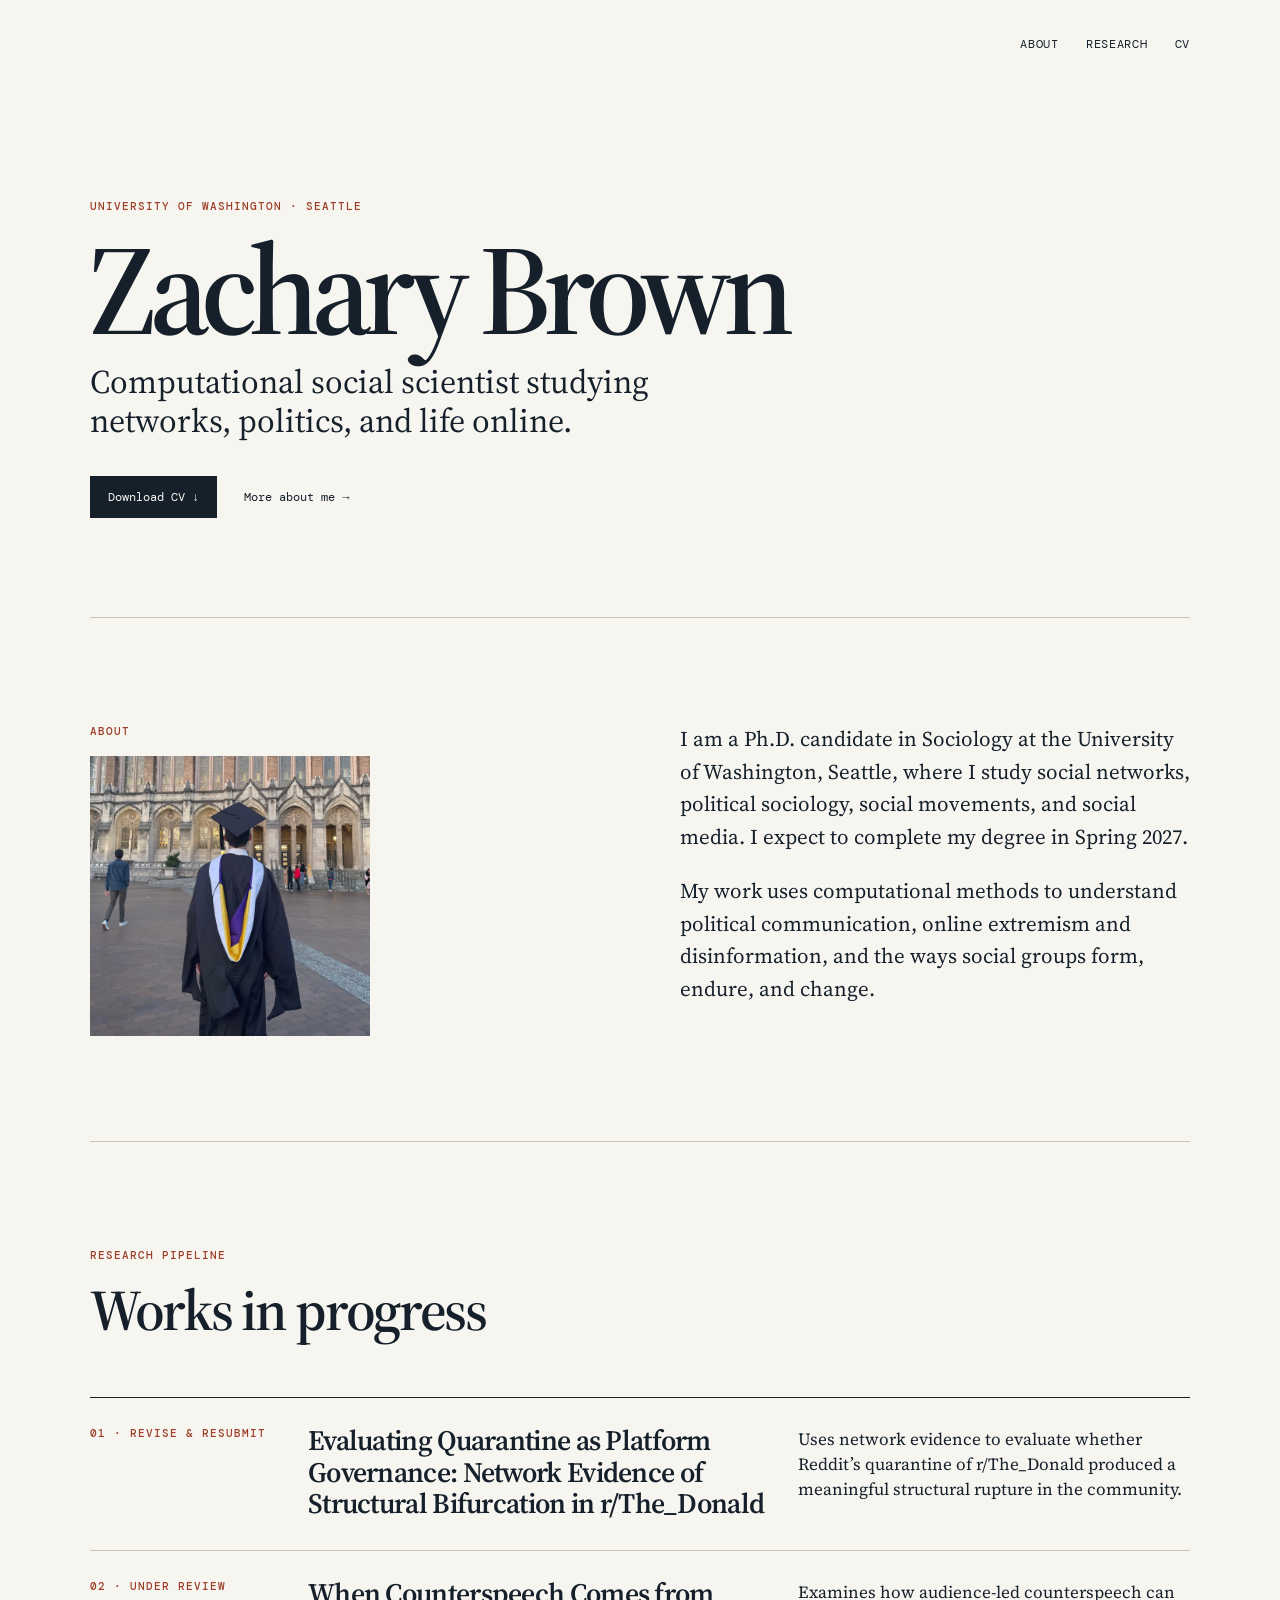
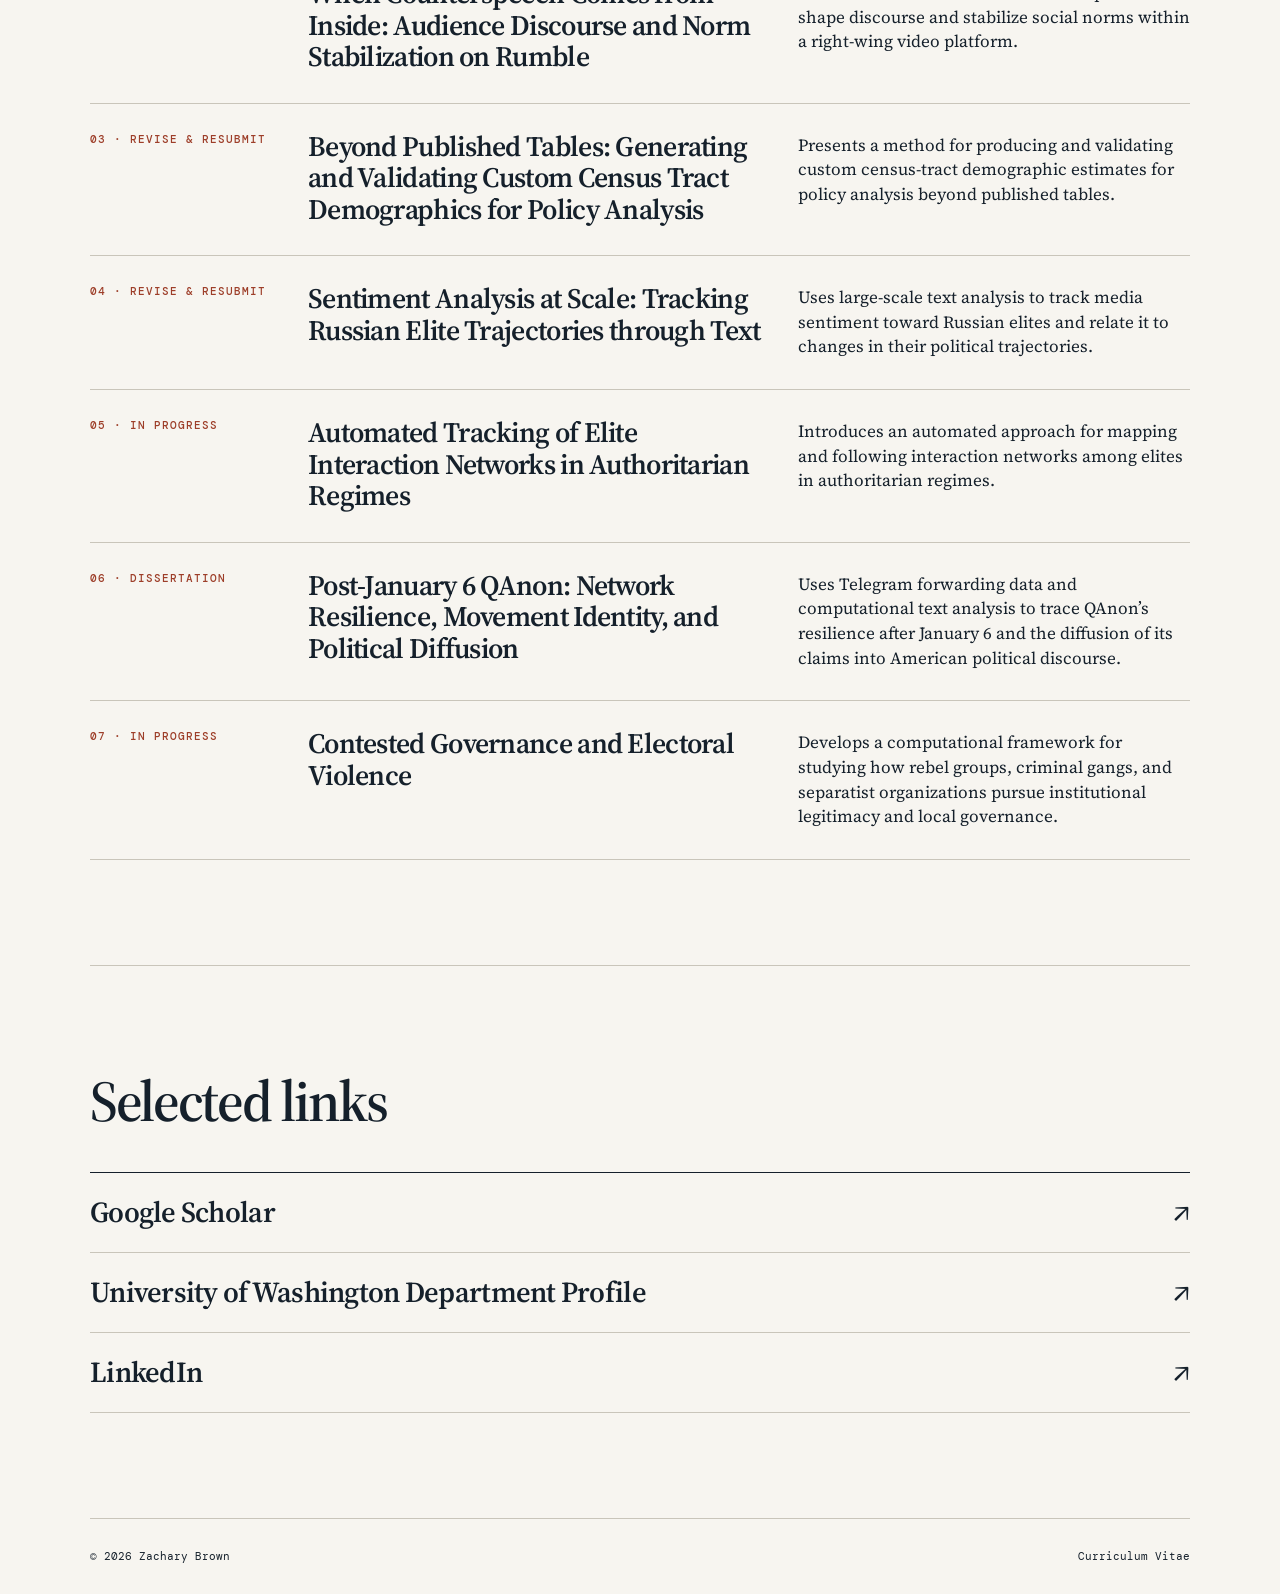
<file: index.html>
<!doctype html>
<html lang="en">
  <head>
    <meta charset="utf-8">
    <meta name="viewport" content="width=device-width, initial-scale=1">
    <meta name="description" content="Zachary Brown is a computational social scientist and Ph.D. candidate in Sociology at the University of Washington.">
    <title>Zachary Brown | Sociology</title>
    <link rel="preconnect" href="https://fonts.googleapis.com">
    <link rel="preconnect" href="https://fonts.gstatic.com" crossorigin>
    <link href="https://fonts.googleapis.com/css2?family=DM+Mono:wght@400;500&family=Source+Serif+4:opsz,wght@8..60,400;8..60,600;8..60,700&display=swap" rel="stylesheet">
    <link rel="stylesheet" href="styles.css">
  </head>
  <body>
    <header class="site-header">
      <nav aria-label="Primary navigation">
        <a href="#about">About</a>
        <a href="#research">Research</a>
        <a href="cv.pdf">CV</a>
      </nav>
    </header>

    <main id="top">
      <section class="hero" aria-labelledby="page-title">
        <p class="eyebrow">University of Washington · Seattle</p>
        <h1 id="page-title">Zachary Brown</h1>
        <p class="lede">Computational social scientist studying networks, politics, and life online.</p>
        <div class="actions">
          <a class="button" href="cv.pdf">Download CV <span aria-hidden="true">↓</span></a>
          <a class="text-link" href="#about">More about me <span aria-hidden="true">→</span></a>
        </div>
      </section>

      <section id="about" class="content-section split" aria-label="About">
        <div>
          <p class="eyebrow">About</p>
          <img class="about-photo" src="me.jpg" alt="Zachary Brown in graduation regalia outside the University of Washington's Suzzallo Library">
        </div>
        <div class="body-copy">
          <p>I am a Ph.D. candidate in Sociology at the University of Washington, Seattle, where I study social networks, political sociology, social movements, and social media. I expect to complete my degree in Spring 2027.</p>
          <p>My work uses computational methods to understand political communication, online extremism and disinformation, and the ways social groups form, endure, and change.</p>
        </div>
      </section>

      <section id="research" class="content-section research" aria-labelledby="research-heading">
        <div class="section-intro">
          <p class="eyebrow">Research pipeline</p>
          <h2 id="research-heading">Works in progress</h2>
        </div>
        <div class="project-list">
          <article>
            <p class="number">01 · Revise &amp; resubmit</p>
            <h3>Evaluating Quarantine as Platform Governance: Network Evidence of Structural Bifurcation in r/The_Donald</h3>
            <p>Uses network evidence to evaluate whether Reddit’s quarantine of r/The_Donald produced a meaningful structural rupture in the community.</p>
          </article>
          <article>
            <p class="number">02 · Under review</p>
            <h3>When Counterspeech Comes from Inside: Audience Discourse and Norm Stabilization on Rumble</h3>
            <p>Examines how audience-led counterspeech can shape discourse and stabilize social norms within a right-wing video platform.</p>
          </article>
          <article>
            <p class="number">03 · Revise &amp; resubmit</p>
            <h3>Beyond Published Tables: Generating and Validating Custom Census Tract Demographics for Policy Analysis</h3>
            <p>Presents a method for producing and validating custom census-tract demographic estimates for policy analysis beyond published tables.</p>
          </article>
          <article>
            <p class="number">04 · Revise &amp; resubmit</p>
            <h3>Sentiment Analysis at Scale: Tracking Russian Elite Trajectories through Text</h3>
            <p>Uses large-scale text analysis to track media sentiment toward Russian elites and relate it to changes in their political trajectories.</p>
          </article>
          <article>
            <p class="number">05 · In progress</p>
            <h3>Automated Tracking of Elite Interaction Networks in Authoritarian Regimes</h3>
            <p>Introduces an automated approach for mapping and following interaction networks among elites in authoritarian regimes.</p>
          </article>
          <article>
            <p class="number">06 · Dissertation</p>
            <h3>Post-January 6 QAnon: Network Resilience, Movement Identity, and Political Diffusion</h3>
            <p>Uses Telegram forwarding data and computational text analysis to trace QAnon’s resilience after January 6 and the diffusion of its claims into American political discourse.</p>
          </article>
          <article>
            <p class="number">07 · In progress</p>
            <h3>Contested Governance and Electoral Violence</h3>
            <p>Develops a computational framework for studying how rebel groups, criminal gangs, and separatist organizations pursue institutional legitimacy and local governance.</p>
          </article>
        </div>
      </section>

      <section class="content-section connect" aria-labelledby="connect-heading">
        <h2 id="connect-heading">Selected links</h2>
        <div class="link-list">
          <a href="https://scholar.google.com/citations?user=vDK7fuoAAAAJ&amp;hl=en" target="_blank" rel="noopener noreferrer">Google Scholar <span aria-hidden="true">↗</span></a>
          <a href="https://soc.washington.edu/people/zach-brown" target="_blank" rel="noopener noreferrer">University of Washington Department Profile <span aria-hidden="true">↗</span></a>
          <a href="https://www.linkedin.com/in/zachary-brown-962558b4/" target="_blank" rel="noopener noreferrer">LinkedIn <span aria-hidden="true">↗</span></a>
        </div>
      </section>
    </main>

    <footer>
      <p>© <span id="year">2026</span> Zachary Brown</p>
      <a href="cv.pdf">Curriculum Vitae</a>
    </footer>
  </body>
</html>
</file>
<file: styles.css>
:root {
  --ink: #15202b;
  --paper: #f7f5f0;
  --paper-deep: #ebe8df;
  --accent: #9d3e29;
  --line: #c9c5ba;
  --sans: "DM Mono", ui-monospace, SFMono-Regular, Menlo, monospace;
  --serif: "Source Serif 4", Georgia, serif;
}

* { box-sizing: border-box; }
html { scroll-behavior: smooth; }
body { margin: 0; background: var(--paper); color: var(--ink); font-family: var(--serif); font-size: 18px; line-height: 1.55; }
a { color: inherit; }
.site-header, main, footer { max-width: 1180px; margin: auto; padding-left: 40px; padding-right: 40px; }
.site-header { display: flex; align-items: center; justify-content: flex-end; height: 88px; }
nav { display: flex; gap: 27px; font-family: var(--sans); font-size: 12px; text-transform: uppercase; letter-spacing: .06em; }
nav a { text-decoration: none; }
nav a:hover, .text-link:hover, footer a:hover { color: var(--accent); }
.hero { min-height: 530px; padding: 110px 0 88px; border-bottom: 1px solid var(--line); }
.eyebrow, .number { margin: 0 0 16px; color: var(--accent); font-family: var(--sans); font-size: 11px; font-weight: 500; letter-spacing: .09em; text-transform: uppercase; }
h1, h2, h3, p { margin-top: 0; }
h1 { max-width: 950px; margin-bottom: 14px; font-size: clamp(62px, 10vw, 132px); font-weight: 600; letter-spacing: -.065em; line-height: .91; }
.lede { max-width: 600px; margin-bottom: 35px; font-size: clamp(22px, 2.6vw, 33px); line-height: 1.2; }
.actions { display: flex; align-items: center; gap: 27px; }
.button { padding: 12px 18px; background: var(--ink); color: var(--paper); font-family: var(--sans); font-size: 12px; text-decoration: none; }
.button:hover { background: var(--accent); }
.text-link { font-family: var(--sans); font-size: 12px; text-decoration: none; }
.content-section { padding-top: 105px; padding-bottom: 105px; border-bottom: 1px solid var(--line); }
.split { display: grid; grid-template-columns: 1fr 1fr; gap: 80px; }
h2 { margin-bottom: 0; font-size: clamp(34px, 4.5vw, 58px); font-weight: 600; letter-spacing: -.04em; line-height: 1.03; }
.about-photo { display: block; width: 100%; max-width: 280px; aspect-ratio: 1 / 1; object-fit: cover; object-position: 50% 42%; }
.body-copy { max-width: 520px; font-size: 21px; }
.body-copy p + p { margin-top: 22px; }
.section-intro { max-width: 800px; margin-bottom: 58px; }
.project-list { border-top: 1px solid var(--ink); }
.project-list article { display: grid; grid-template-columns: 190px minmax(250px, 1fr) minmax(240px, .85fr); gap: 28px; padding: 27px 0 30px; border-bottom: 1px solid var(--line); }
.project-list h3 { margin: 0; font-size: clamp(22px, 2.2vw, 31px); font-weight: 600; letter-spacing: -.025em; line-height: 1.12; }
.project-list article p:last-child { margin: 2px 0 0; font-size: 17px; line-height: 1.45; }
.connect h2 { margin-bottom: 42px; }
.link-list { border-top: 1px solid var(--ink); }
.link-list a { display: flex; justify-content: space-between; gap: 20px; padding: 17px 0; border-bottom: 1px solid var(--line); font-size: clamp(20px, 2.5vw, 29px); font-weight: 600; letter-spacing: -.025em; text-decoration: none; }
.link-list a:hover { color: var(--accent); }
footer { display: flex; justify-content: space-between; padding-top: 29px; padding-bottom: 29px; font-family: var(--sans); font-size: 11px; }
footer p { margin: 0; }
footer a { text-decoration: none; }
@media (max-width: 680px) {
  .site-header, main, footer { padding-left: 22px; padding-right: 22px; }
  .site-header { height: 74px; }
  nav { gap: 16px; font-size: 10px; }
  .hero { min-height: 450px; padding-top: 85px; }
  .split { grid-template-columns: 1fr; gap: 35px; }
  .content-section { padding-top: 70px; padding-bottom: 70px; }
  .project-list article { grid-template-columns: 1fr; gap: 12px; padding: 23px 0; }
  .project-list article .number { margin-bottom: 0; }
  .body-copy { font-size: 19px; }
}
</file>
